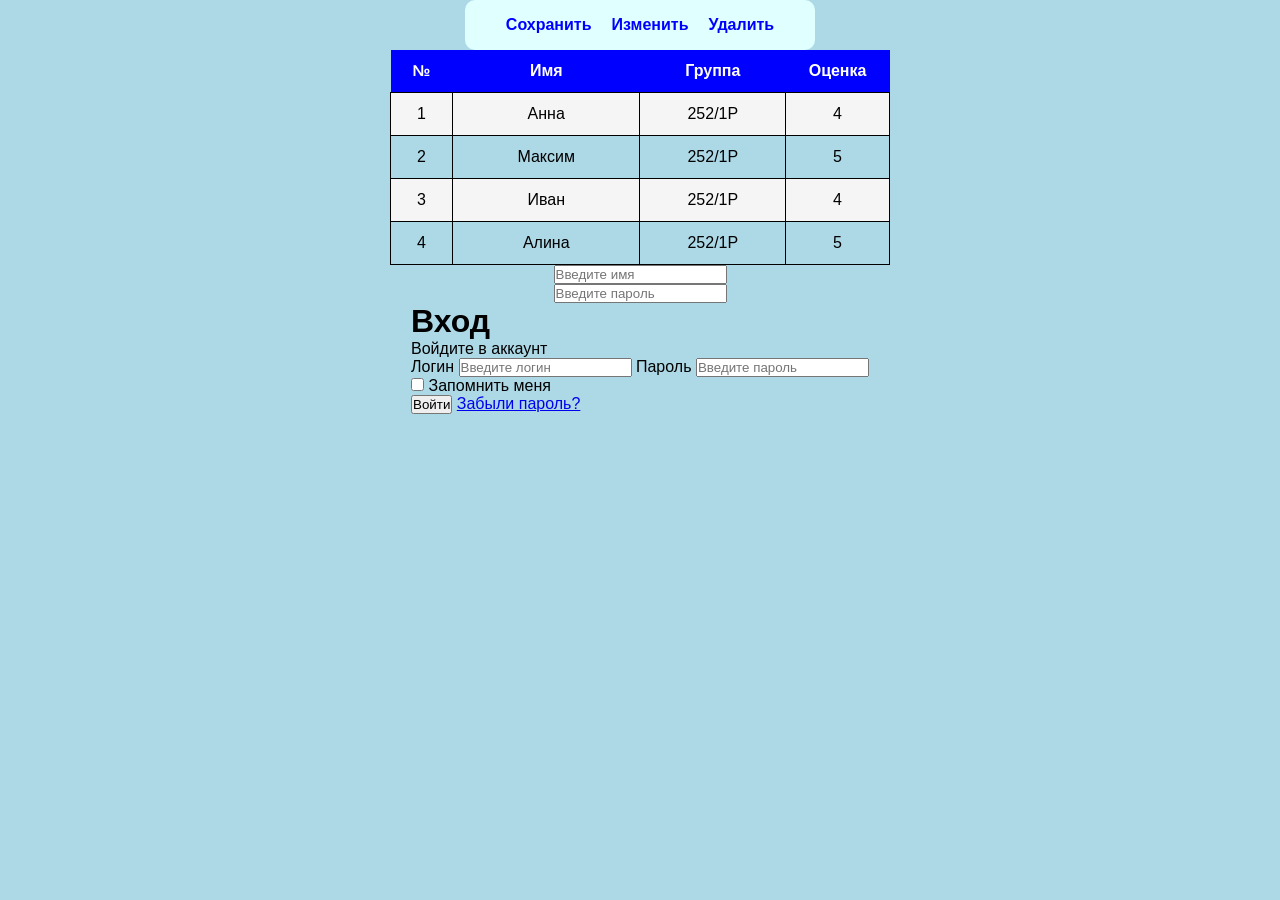
<file: Lesson4/index.html>
<!DOCTYPE html>

<html lang="en">

<head>
    <meta charset="UTF-8">
    <meta name="viewport" content="width=device-width, initial-scale=1.0">
    <title>Document</title>
    <link rel="stylesheet" href="style.css">
</head>

<body>
    <div class="buttons">
        <a href="#">Сохранить</a>
        <a href="#">Изменить</a>
        <a href="#">Удалить</a>
    </div>

    <table >
        <tbody>
            <tr>
                <th>№</th>
                <th>Имя</th>
                <th>Группа</th>
                <th>Оценка</th>
            </tr>
            <tr>
                <td>1</td>
                <td>Анна</td>
                <td>252/1P</td>
                <td>4</td>
            </tr>
            <tr>
                <td>2</td>
                <td>Максим</td>
                <td>252/1P</td>
                <td>5</td>
            </tr>
            <tr>
                <td>3</td>
                <td>Иван</td>
                <td>252/1P</td>
                <td>4</td>
            </tr>
            <tr>
                <td>4</td>
                <td>Алина</td>
                <td>252/1P</td>
                <td>5</td>
            </tr>
        </tbody>
    </table>
    <input type="text" placeholder="Введите имя">
    <input type="password" placeholder="Введите пароль">
    <div class="login">
        <h1>Вход</h1>
        <p>Войдите в аккаунт</p>
        <div class="login-form">
            <span>Логин</span>
            <input type="text" id="login" placeholder="Введите логин">
            <span>Пароль</span>
            <input type="password" id="password" placeholder="Введите пароль">
            <div class="remember">
                <input type="checkbox" id="remember">
                <span>Запомнить меня</span>
            </div>
            <button>Войти</button>
            <a href="#">Забыли пароль?</a>
            

        </div>
    </div>

</body>

</html>
</file>
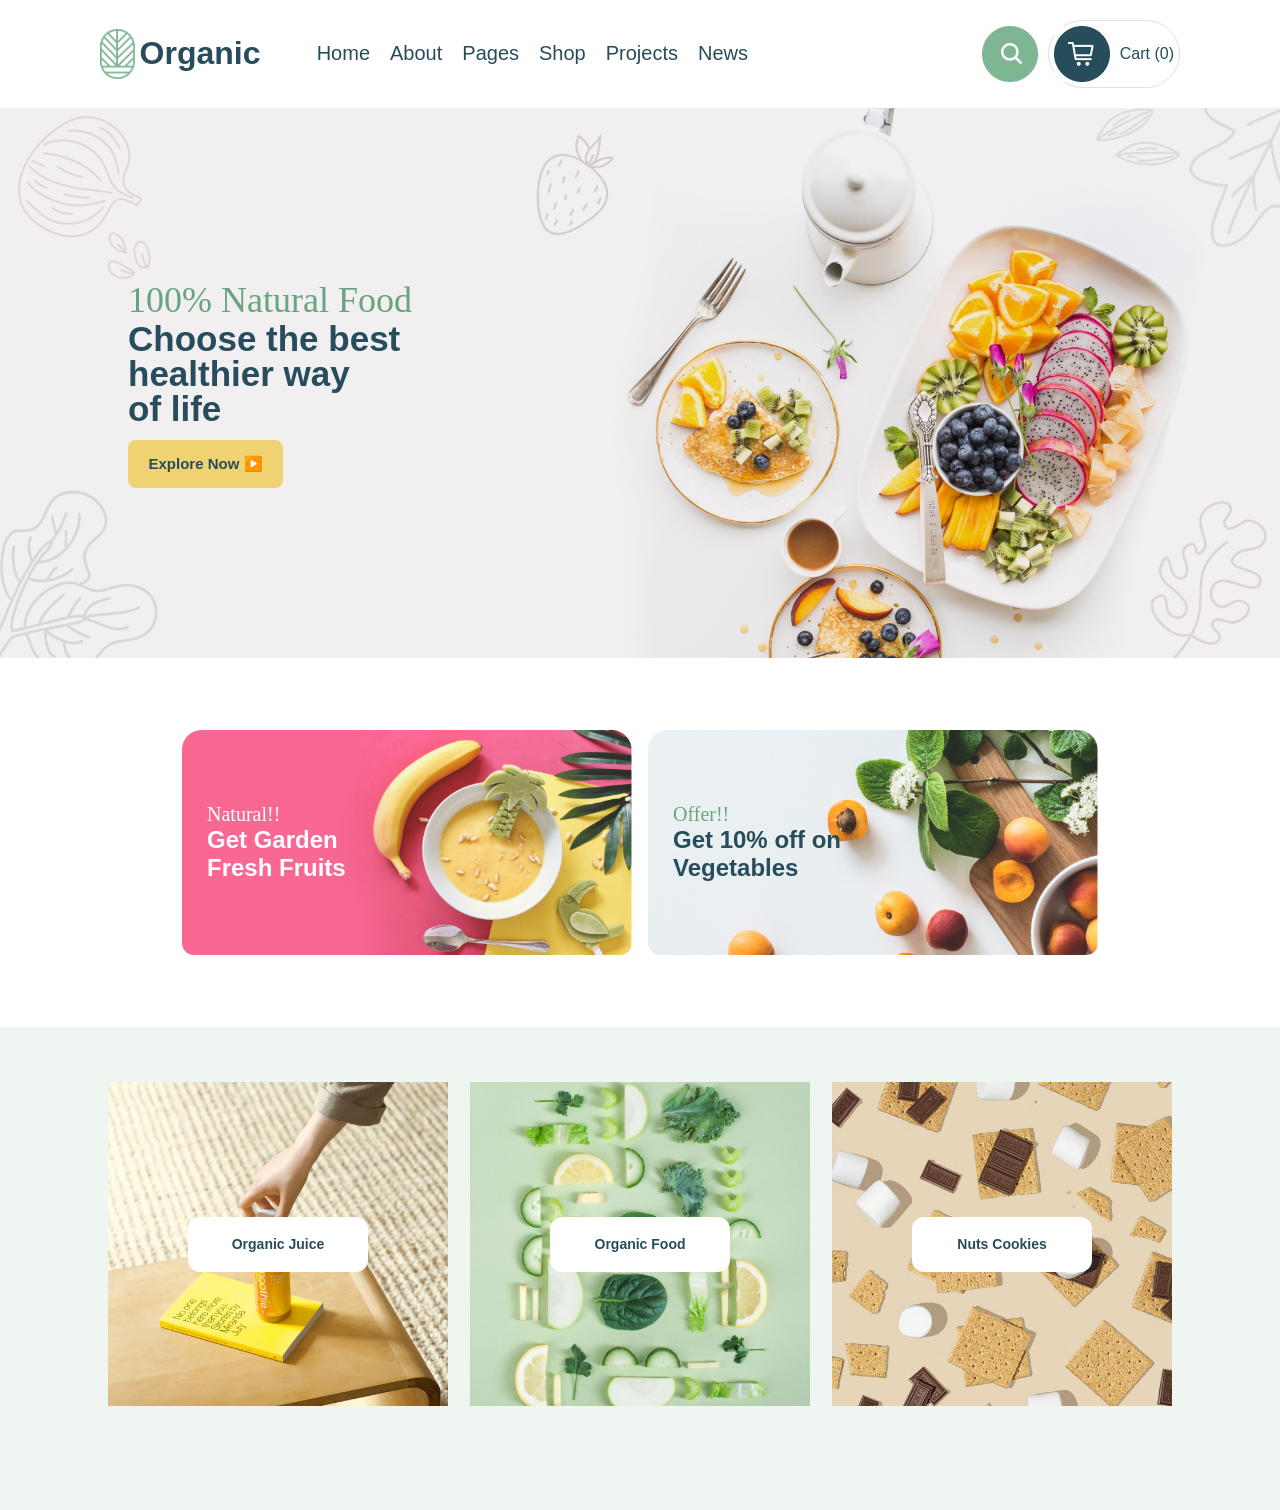
<file: Lesson7/index.html>
<!DOCTYPE html>
<html lang="en">
<head>
    <meta charset="UTF-8">
    <meta name="viewport" content="width=device-width, initial-scale=1.0">
    <title>Document</title>
    <link rel="stylesheet" href="style.css">
</head>
<body>
    <header>
        <div class="header-block1">
            <div class="logo">
                <img src="images/Logo.png" alt="Logo">
                <h1>Organic</h1>
            </div>
            <nav>
                <a href="#">Home</a>
                <a href="#">About</a>
                <a href="#">Pages</a>
                <a href="#">Shop</a>
                <a href="#">Projects</a>
                <a href="#">News</a>
            </nav>
        </div>
        <div class="header-block2">
            <img src="images/search.jpg" alt="Search">
            <div class="cartBtn">
                <img src="images/cart.jpg" alt="Cart">
                <span>Cart (0)</span>
            </div>

            
        </div>
    </header>
    <div class="banner">
        <div class="content">
            <div class="title">
                <h3>100% Natural Food</h3>
                <h1>Choose the best<br>healthier way<br>of life</h1>
            </div>
            <div class="button">Explore Now ▶️</div>
        </div>
    </div>
    <div class="offer-banner">
        <div class = "offer-banner-1">
            <div class = "text">
                <h2>Natural!!</h2>
                <h1>Get Garden Fresh Fruits</h1>
            </div>
            

        </div>
        <div class = "offer-banner-2">
            <div class = "text">
                <h2>Offer!!</h2>
                <h1>Get 10% off on Vegetables</h1>
            </div>
            
        </div>
    </div>
    <section class="gallery">
        <div class="gallery-card">
            <img src="images/organic-juice.png" alt="Organic juice">
            <div class="gallery-text">Organic Juice</div>
        </div>
        <div class="gallery-card">
            <img src="images/organic-food.png" alt="Fresh organic food">
            <div class="gallery-text">Organic Food</div>
        </div>
        <div class="gallery-card">
            <img src="images/nuts-cookies.png" alt="Nuts and cookies">
            <div class="gallery-text">Nuts Cookies</div>
        </div>
    </section>
</body>
</html>
</file>
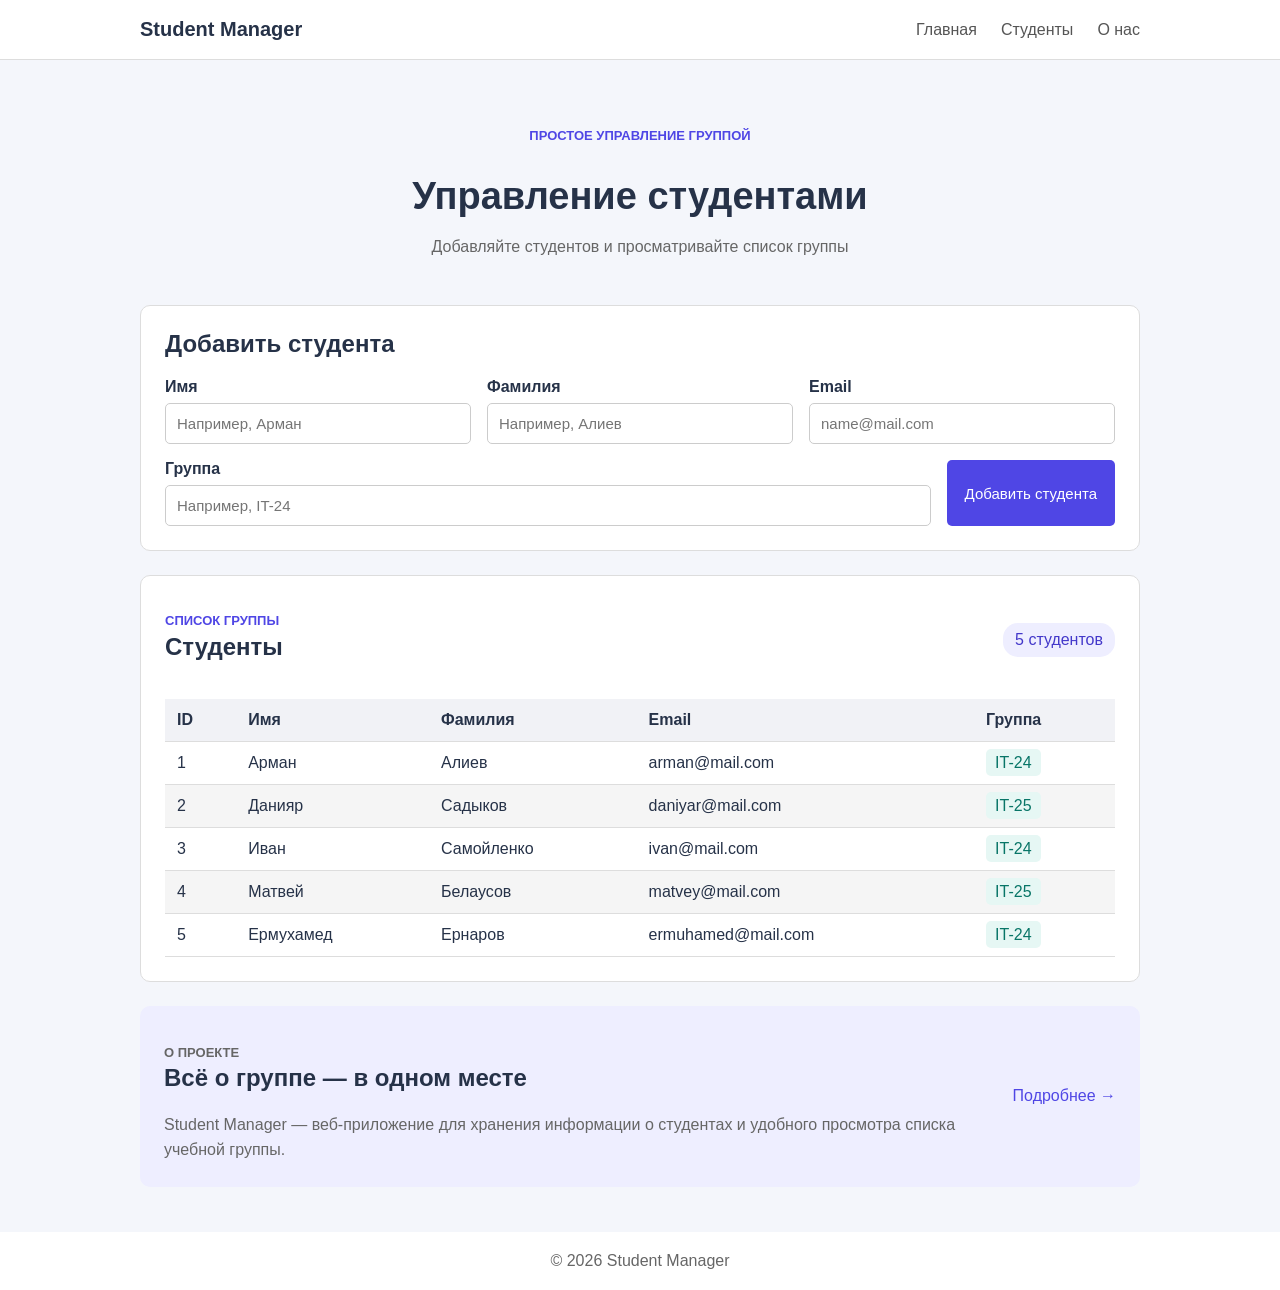
<file: Lesson5/student manager/index.html>
<!DOCTYPE html>
<html lang="ru">
<head>
    <meta charset="UTF-8">
    <meta name="viewport" content="width=device-width, initial-scale=1.0">
    <meta name="description" content="Student Manager — управление списком студентов учебной группы.">
    <title>Student Manager — Управление студентами</title>
    <link rel="stylesheet" href="style.css">
</head>
<body>
    <header class="site-header">
        <div class="header-content">
            <a class="logo" href="#home">Student Manager</a>
            <nav class="navigation" aria-label="Основная навигация">
                <a href="#home">Главная</a>
                <a href="#students">Студенты</a>
                <a href="#about">О нас</a>
            </nav>
        </div>
    </header>

    <main class="container">
        <section class="intro" id="home">
            <p class="eyebrow">Простое управление группой</p>
            <h1>Управление студентами</h1>
            <p class="intro-text">Добавляйте студентов и просматривайте список группы</p>
        </section>

        <section class="panel form-panel" aria-labelledby="form-title">
            <h2 id="form-title">Добавить студента</h2>
            <form class="student-form">
                <div class="form-field">
                    <label for="first-name">Имя</label>
                    <input id="first-name" name="first-name" type="text" placeholder="Например, Арман" required>
                </div>
                <div class="form-field">
                    <label for="last-name">Фамилия</label>
                    <input id="last-name" name="last-name" type="text" placeholder="Например, Алиев" required>
                </div>
                <div class="form-field">
                    <label for="email">Email</label>
                    <input id="email" name="email" type="email" placeholder="name@mail.com" required>
                </div>
                <div class="form-field">
                    <label for="group">Группа</label>
                    <input id="group" name="group" type="text" placeholder="Например, IT-24" required>
                </div>
                <button class="add-button" type="submit">Добавить студента</button>
            </form>
        </section>

        <section class="panel students-panel" id="students" aria-labelledby="students-title">
            <div class="section-heading">
                <div>
                    <p class="eyebrow">Список группы</p>
                    <h2 id="students-title">Студенты</h2>
                </div>
                <span class="student-count">5 студентов</span>
            </div>
            <div class="table-wrapper">
                <table>
                    <thead>
                        <tr>
                            <th scope="col">ID</th>
                            <th scope="col">Имя</th>
                            <th scope="col">Фамилия</th>
                            <th scope="col">Email</th>
                            <th scope="col">Группа</th>
                        </tr>
                    </thead>
                    <tbody>
                        <tr>
                            <td>1</td>
                            <td>Арман</td>
                            <td>Алиев</td>
                            <td>arman@mail.com</td>
                            <td><span class="group-badge">IT-24</span></td>
                        </tr>
                        <tr>
                            <td>2</td>
                            <td>Данияр</td>
                            <td>Садыков</td>
                            <td>daniyar@mail.com</td>
                            <td><span class="group-badge">IT-25</span></td>
                        </tr>
                        <tr>
                            <td>3</td>
                            <td>Иван</td>
                            <td>Самойленко</td>
                            <td>ivan@mail.com</td>
                            <td><span class="group-badge">IT-24</span></td>
                        </tr>
                        <tr>
                            <td>4</td>
                            <td>Матвей</td>
                            <td>Белаусов</td>
                            <td>matvey@mail.com</td>
                            <td><span class="group-badge">IT-25</span></td>
                        </tr>
                        <tr>
                            <td>5</td>
                            <td>Ермухамед</td>
                            <td>Ернаров</td>
                            <td>ermuhamed@mail.com</td>
                            <td><span class="group-badge">IT-24</span></td>
                        </tr>
                    </tbody>
                </table>
            </div>
        </section>

        <section class="about" id="about" aria-labelledby="about-title">
            <div>
                <p class="eyebrow">О проекте</p>
                <h2 id="about-title">Всё о группе — в одном месте</h2>
                <p>Student Manager — веб-приложение для хранения информации о студентах и удобного просмотра списка учебной группы.</p>
            </div>
            <a class="about-link" href="#home">Подробнее <span aria-hidden="true">→</span></a>
        </section>
    </main>

    <footer class="site-footer">
        <p>© 2026 Student Manager</p>
    </footer>
</body>
</html>
</file>
<file: Lesson4/style.css>
.buttons {
    display: flex;
    flex-direction: row;
    width: 350px;
    height: 50px;
    background-color: lightcyan;
    justify-content: center;
    align-items: center;
    gap: 20px;
    border-radius: 10px;
}

.buttons a {
    text-decoration: none;
    font-weight: bold;
    font-family: sans-serif;
    color: blue;
}

table {
    border-collapse: collapse;
    text-align: center;
    table-layout: fixed;
    width: 500px;
    

}

th:nth-child(1),
td:nth-child(1) {
    width: 10%;
}

th:nth-child(2),
td:nth-child(2) {
    width: 40%;
}

th:nth-child(3),
td:nth-child(3) {
    width: 30%;
}

th:nth-child(4),
td:nth-child(4) {
    width: 20%;
}

td {
    padding: 12px;
    border: 1px solid black;
}

th {
    padding: 12px;
    background-color: blue;
    color: white;
}

tbody tr:nth-child(even) {
    background-color: WhiteSmoke;
}

* {
    margin: 0;
    padding: 0;
}

body{
    display: flex;
    flex-direction: column;
    align-items: center;
    background-color: lightblue;
    font-family: sans-serif;
}
</file>
<file: Lesson7/style.css>
* {
    margin: 0;
    padding: 0;
    font-family: sans-serif;
    color: #274C5B;
}

.header-block1{
    display: flex;
    justify-content: space-between;
    align-items: center;
    width: 60%;

}

.logo{
    display: flex;
    gap: 5px;
    align-items: center;
}

.logo img{
    width: 34.58px;
}

header nav{
    display: flex;
    gap: 20px;
    font-size: 20px;
}

header nav a{
    text-decoration: none;
}

header {
    display: flex;
    justify-content: space-between;
    align-items: center;
    padding: 20px 100px;
    
}

.header-block2{
    display: flex;
    align-items: center;
    gap: 10px;
}

.cartBtn{
    display: flex;
    align-items: center;
    padding: 5px;
    border: 1px solid #E0E0E0;
    gap: 10px;
    border-radius: 35px;
}

.banner {
    height: 550px;
    display: flex;
    align-items: center;
    padding: 0 10%;
    background-color: #F1EFF0;
    background-image: url("images/Background Patterns.png"), url("images/1stimage.png");
    background-position: center, right center;
    background-size: cover, auto 100%;
    background-repeat: no-repeat, no-repeat;
    background-blend-mode: normal, multiply;
}

.content {
    width: 45%;
}

.title h3 {
    color: #68a47f;
    font-family: Yellowtail;
    font-size: 36px;
    font-style: Regular;
    font-weight: 400;
}

.title h1 {
    font-size: 35px;
    font-weight: 700;
    line-height: 100%;
}

.button {
    display: inline-flex;
    align-items: center;
    justify-content: center;
    width: 155px;
    height: 48px;
    margin-top: 14px;
    padding: 0 10px;
    box-sizing: border-box;
    border-radius: 8px;
    background-color: #efd372;
    font-size: 15px;
    font-weight: 600;
}

.offer-banner {
    display: flex;
    justify-content: center;
    gap: 16px;
    padding: 72px 0;
}

.offer-banner-1,
.offer-banner-2 {
    display: flex;
    align-items: center;
    width: 450px;
    height: 225px;
    box-sizing: border-box;
    border-radius: 12px;
    background-size: cover;
    background-repeat: no-repeat;
}

.offer-banner-1 {
    background-image: url("images/offer-banner-1.png");
}

.offer-banner-2 {
    background-image: url("images/offer-banner-2.png");
}

.offer-banner .text {
    width: 55%;
    padding: 25px;
    box-sizing: border-box;
}

.offer-banner .text h2 {
    font-family: Yellowtail;
    font-size: 20px;
    font-style: Regular;
    font-weight: 400;
}

.offer-banner .text h1 {
    font-size: 24px;
    font-weight: 700;
}

.offer-banner-1 .text h2,
.offer-banner-1 .text h1 {
    color: #ffffff;
}

.offer-banner-2 .text h2 {
    color: #68a47f;
}

.offer-banner-2 .text h1 {
    color: #274c5b;
}

.gallery {
    display: flex;
    justify-content: center;
    gap: 22px;
    padding: 55px 0 104px;
    background-color: #eff6f1;
}

.gallery-card {
    position: relative;
    display: flex;
    align-items: center;
    justify-content: center;
    width: 30%;
    max-width: 340px;
    height: 324px;
    
}

.gallery-card img {
    position: absolute;
    width: 100%;
    height: 100%;
    object-fit: cover;
}

.gallery-text {
    position: relative;
    display: flex;
    align-items: center;
    justify-content: center;
    width: 180px;
    height: 55px;
    border-radius: 12px;
    background-color: #ffffff;
    font-size: 14px;
    font-weight: 600;
}
</file>
<file: Lesson5/student manager/style.css>
* {
    box-sizing: border-box;
}

body {
    margin: 0;
    background-color: #f4f6fb;
    color: #263248;
    font-family: Arial, sans-serif;
}

a {
    color: #4f46e5;
    text-decoration: none;
}

.site-header {
    padding: 18px 0;
    background-color: white;
    border-bottom: 1px solid #dddddd;
}

.header-content,
.container {
    width: 90%;
    max-width: 1000px;
    margin: 0 auto;
}

.header-content {
    display: flex;
    flex-wrap: wrap;
    justify-content: space-between;
    align-items: center;
    gap: 12px;
}

.logo {
    color: #263248;
    font-size: 20px;
    font-weight: bold;
}

.navigation {
    display: flex;
    flex-wrap: wrap;
    gap: 16px 24px;
}

.navigation a {
    color: #555555;
}

.navigation a:hover,
.about-link:hover {
    color: #312e81;
}

.intro {
    padding: 55px 0 30px;
    text-align: center;
}

.eyebrow {
    color: #4f46e5;
    font-size: 13px;
    font-weight: bold;
    text-transform: uppercase;
}

.intro h1 {
    margin-bottom: 10px;
    font-size: clamp(30px, 5vw, 38px);
}

.intro-text,
.about p {
    color: #666666;
    line-height: 1.6;
}

.panel {
    margin-bottom: 24px;
    padding: clamp(18px, 3vw, 24px);
    background-color: white;
    border: 1px solid #dddddd;
    border-radius: 10px;
}

.panel h2,
.about h2 {
    margin-top: 0;
}

.student-form {
    display: flex;
    flex-wrap: wrap;
    gap: 16px;
}

.form-field {
    flex: 1 1 260px;
}

.form-field label {
    display: block;
    margin-bottom: 7px;
    font-weight: bold;
}

.form-field input {
    width: 100%;
    padding: 11px;
    border: 1px solid #cccccc;
    border-radius: 5px;
    font-size: 15px;
}

.add-button {
    padding: 12px 18px;
    border: none;
    border-radius: 5px;
    background-color: #4f46e5;
    color: white;
    font-size: 15px;
    cursor: pointer;
}

.add-button:hover {
    background-color: #3730a3;
}

.students-panel {
    margin-top: 24px;
}

.section-heading {
    display: flex;
    flex-wrap: wrap;
    justify-content: space-between;
    align-items: center;
    gap: 12px;
    margin-bottom: 18px;
}

.section-heading .eyebrow {
    margin-bottom: 5px;
}

.student-count {
    padding: 8px 12px;
    border-radius: 15px;
    background-color: #eeeeff;
    color: #4338ca;
}

.table-wrapper {
    overflow-x: auto;
}

table {
    width: 100%;
    border-collapse: collapse;
    background-color: white;
    text-align: left;
}

th,
td {
    padding: 12px;
    border-bottom: 1px solid #dddddd;
}

th {
    background-color: #f1f2f6;
}

tbody tr:hover {
    background-color: #f8f8ff;
}

tbody tr:nth-child(even)
{
    background-color: whitesmoke;
}

.group-badge {
    padding: 5px 9px;
    border-radius: 5px;
    background-color: #e6f7f4;
    color: #087567;
}

.about {
    display: flex;
    flex-wrap: wrap;
    justify-content: space-between;
    align-items: center;
    gap: 20px;
    margin: 24px 0 45px;
    padding: 24px;
    border-radius: 10px;
    background-color: #eeeeff;
}

.about p {
    margin-bottom: 0;
}

.about > div {
    flex: 1 1 300px;
}

.about-link {
    white-space: nowrap;
}

.site-footer {
    padding: 20px;
    background-color: white;
    color: #666666;
    text-align: center;
}

.site-footer p {
    margin: 0;
}
</file>
